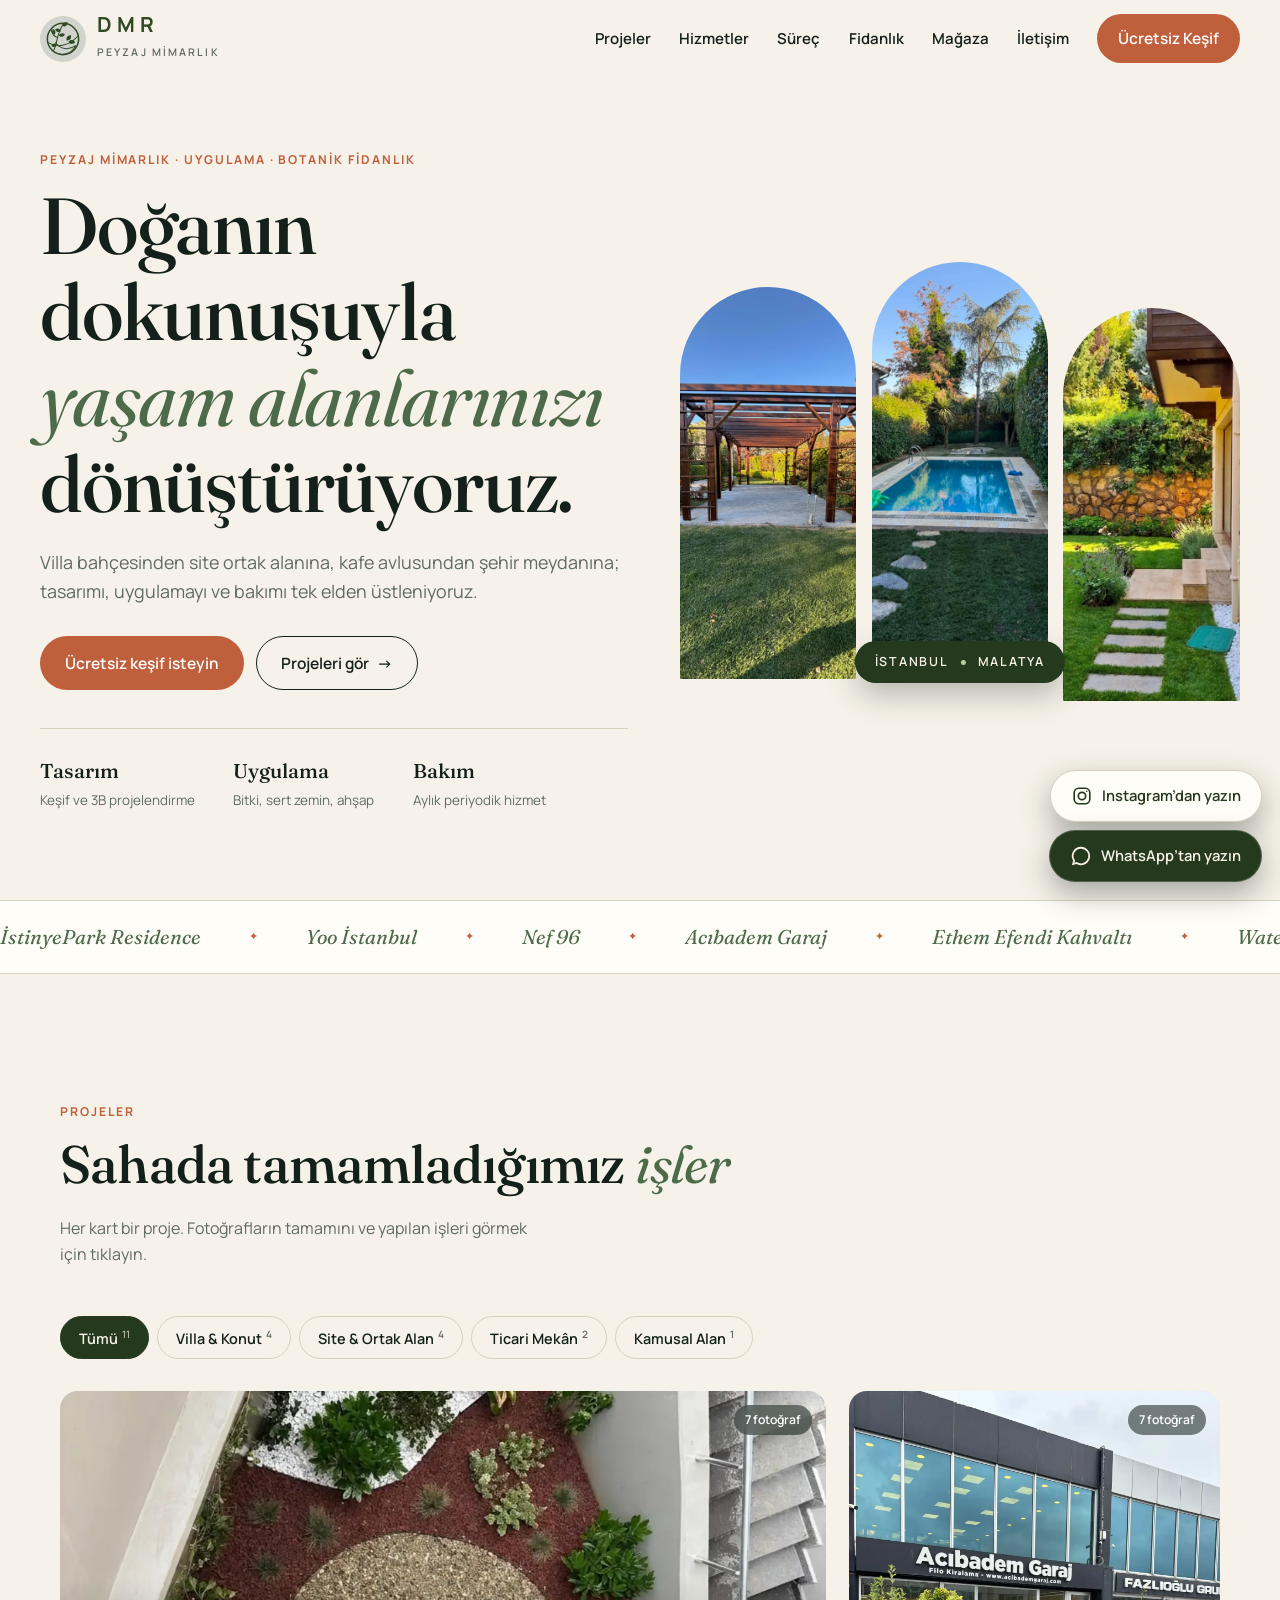
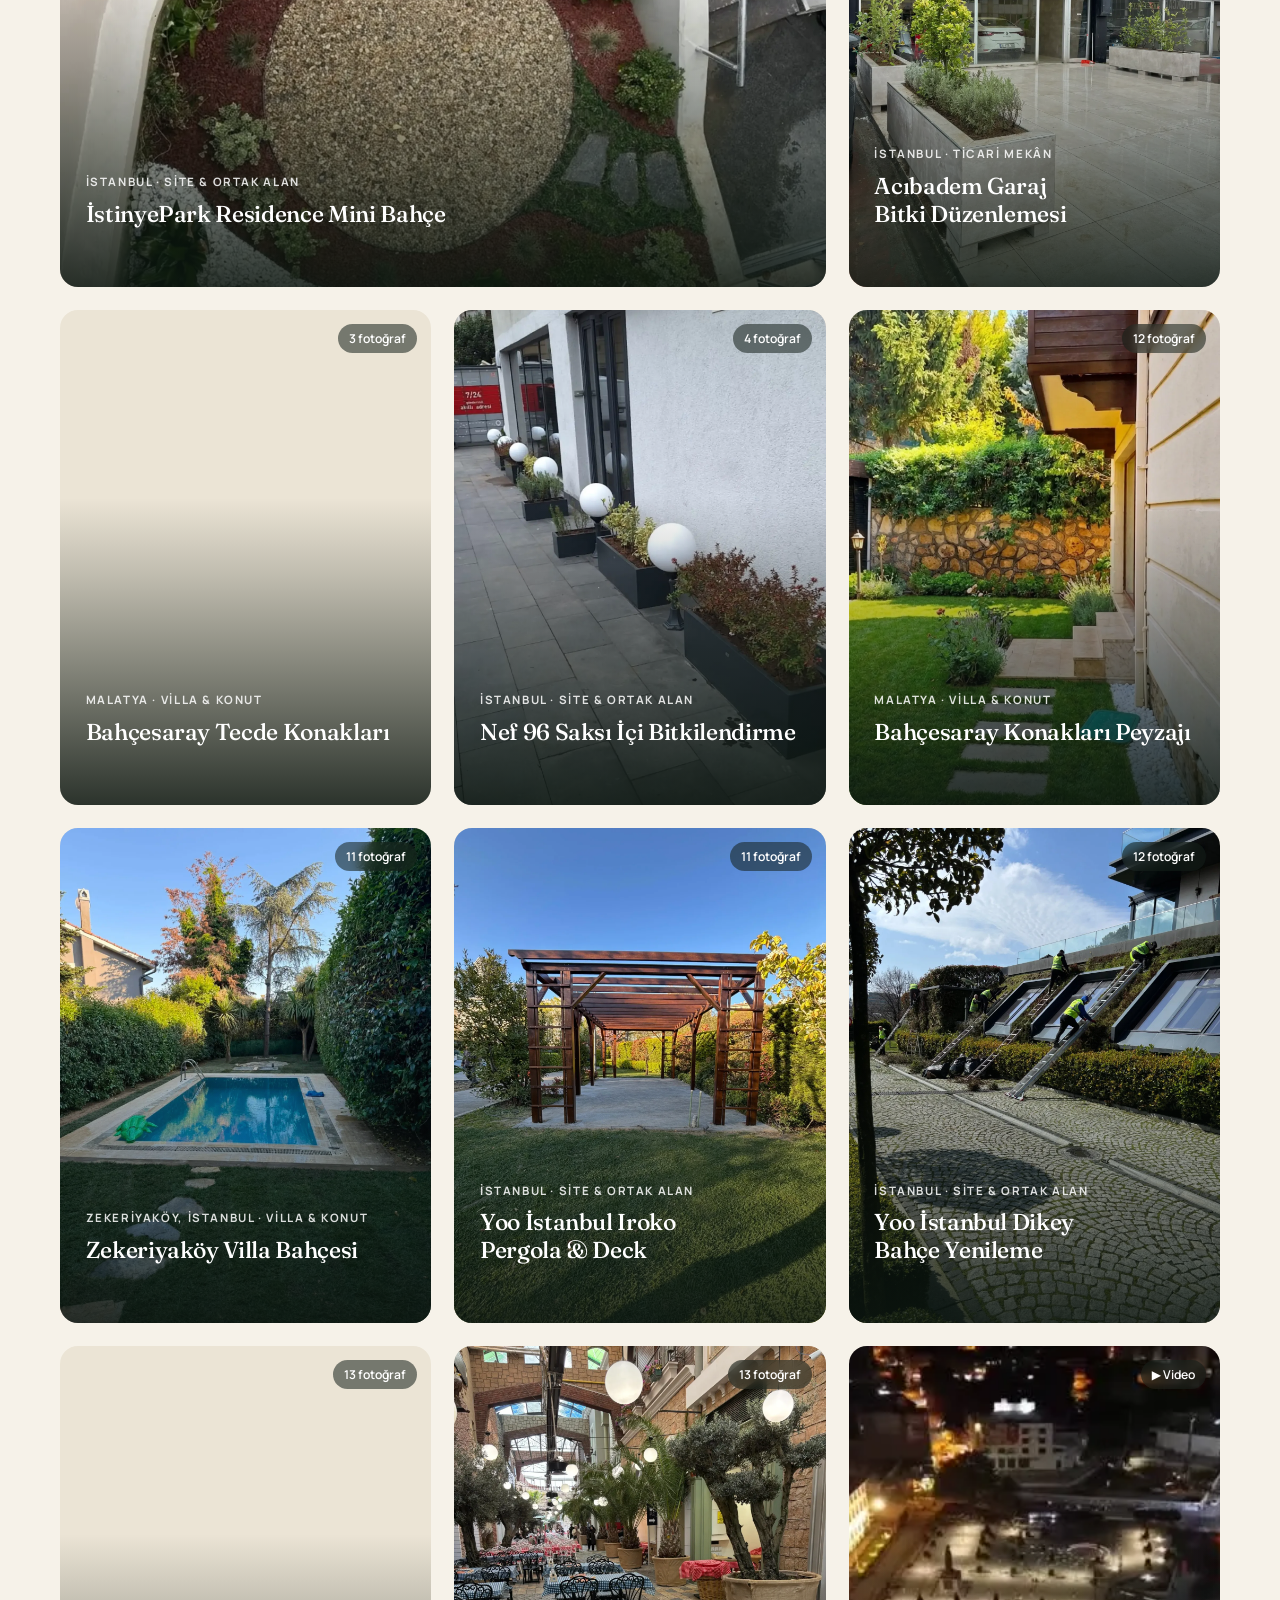
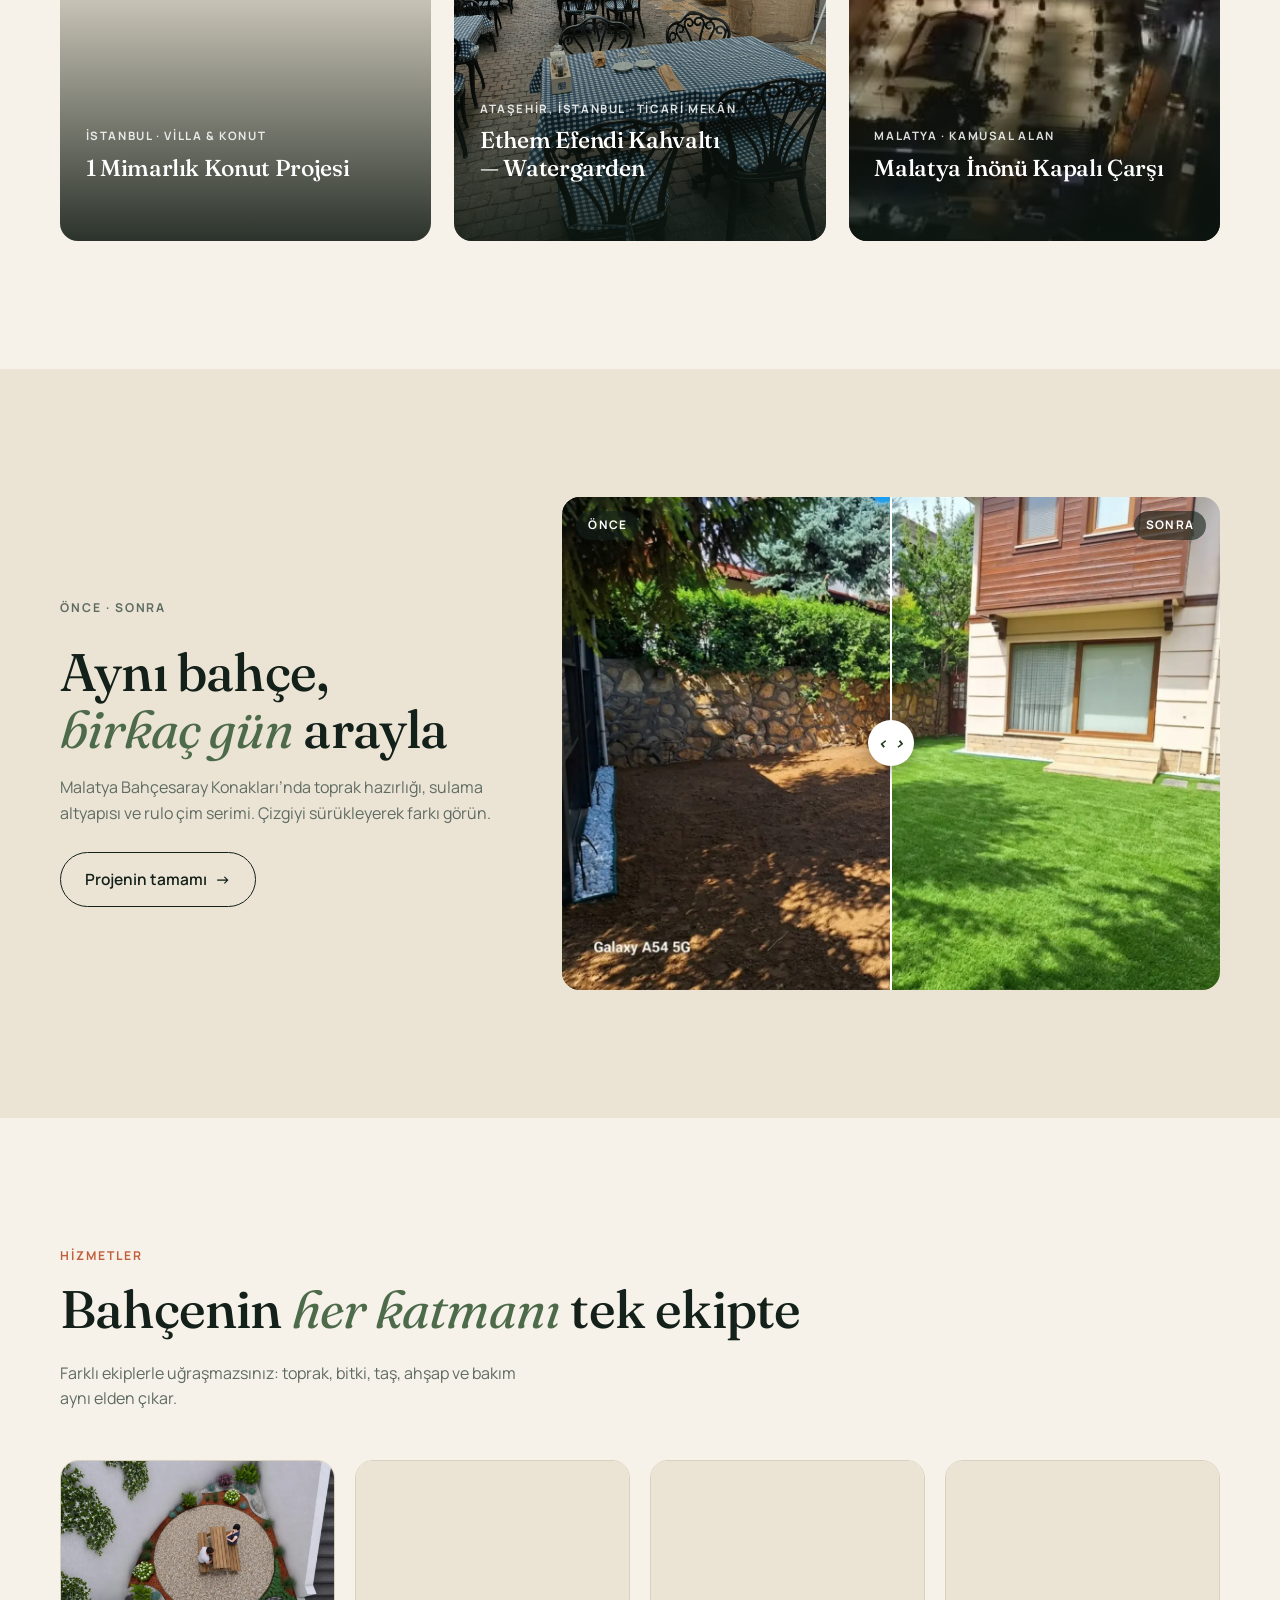
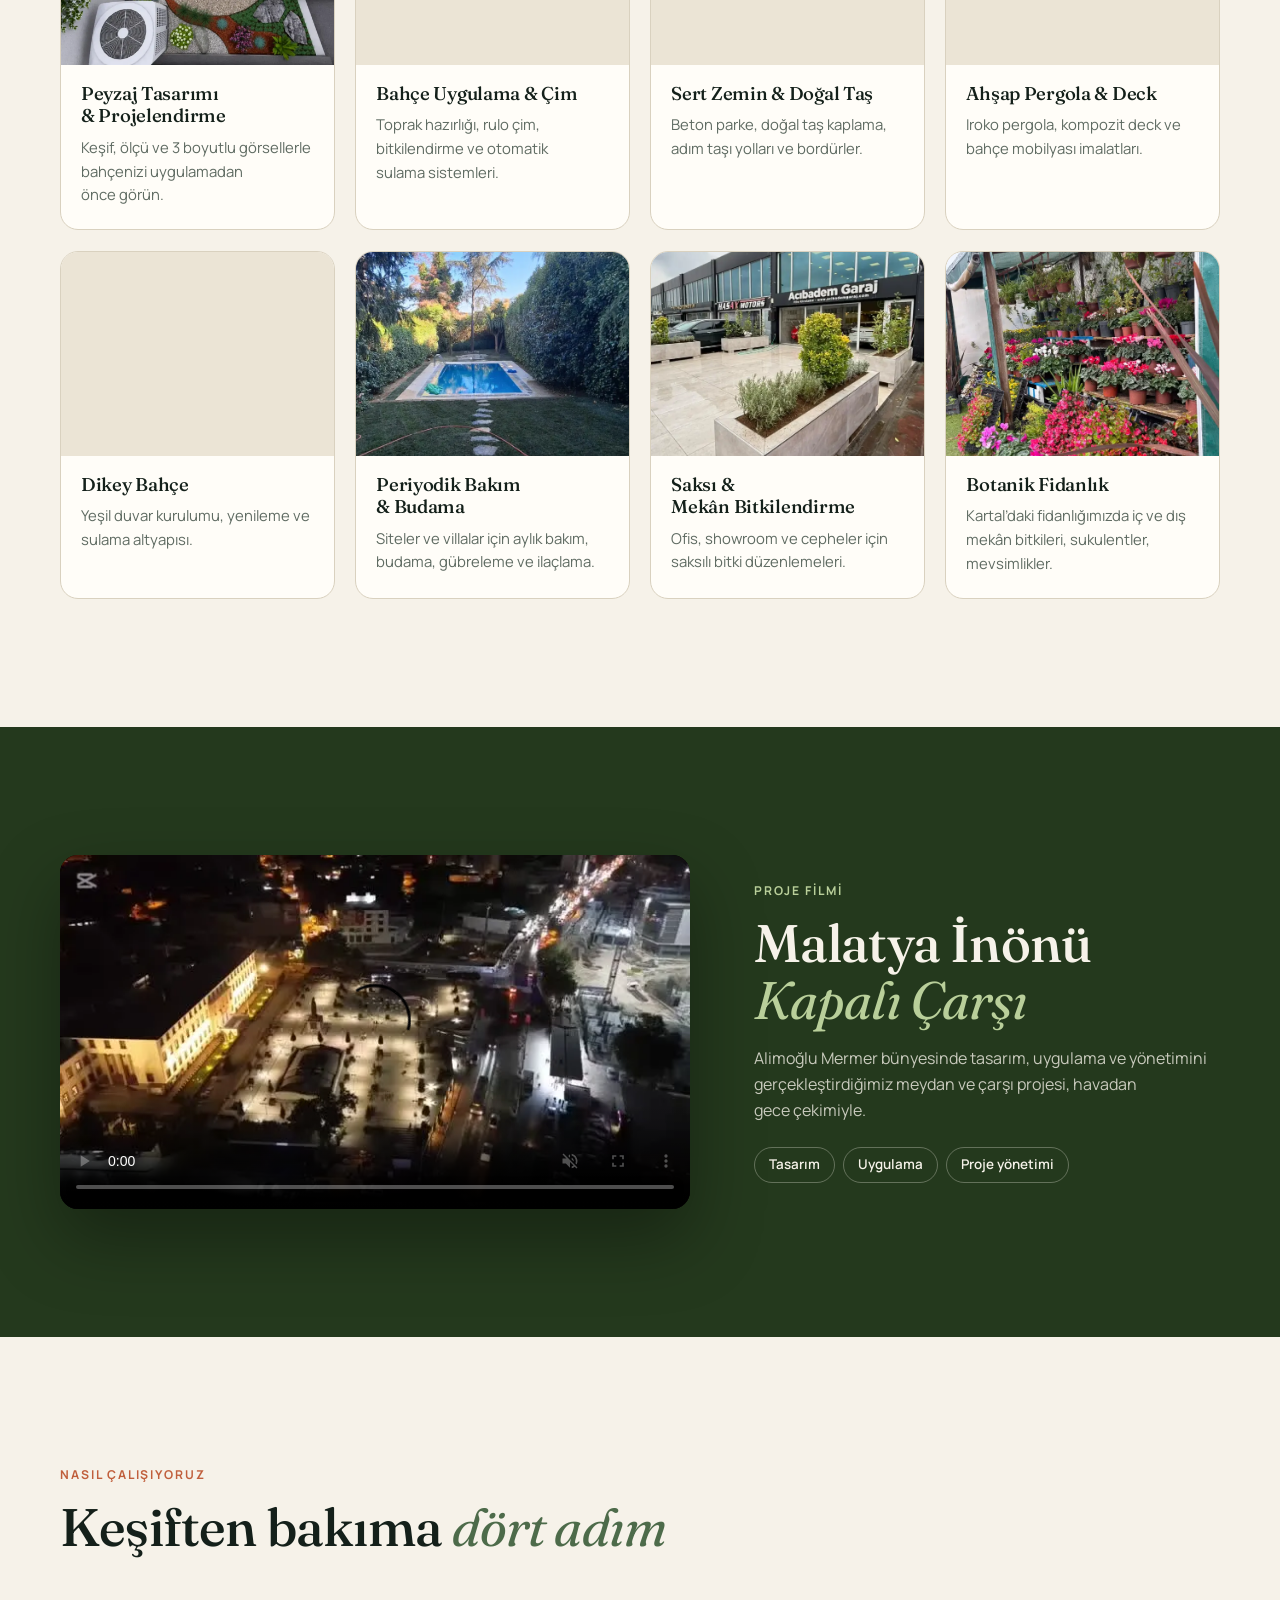
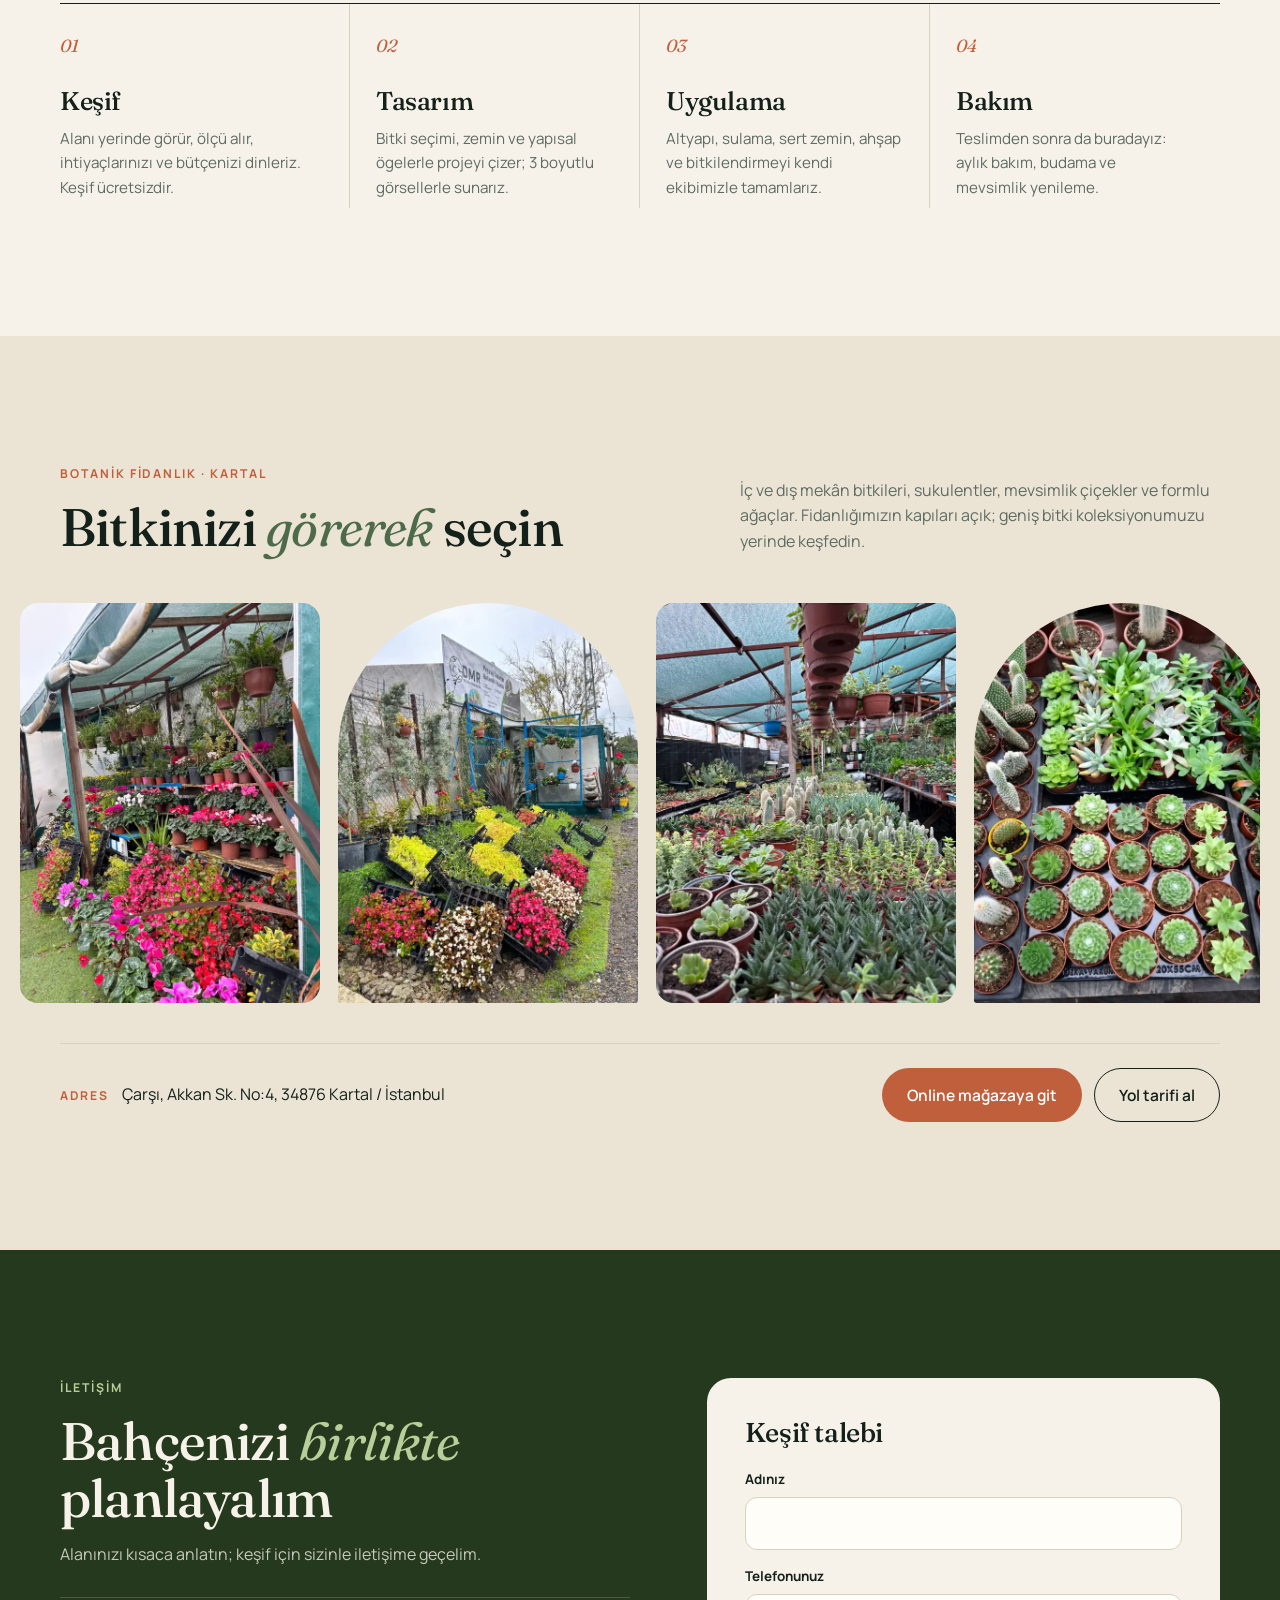
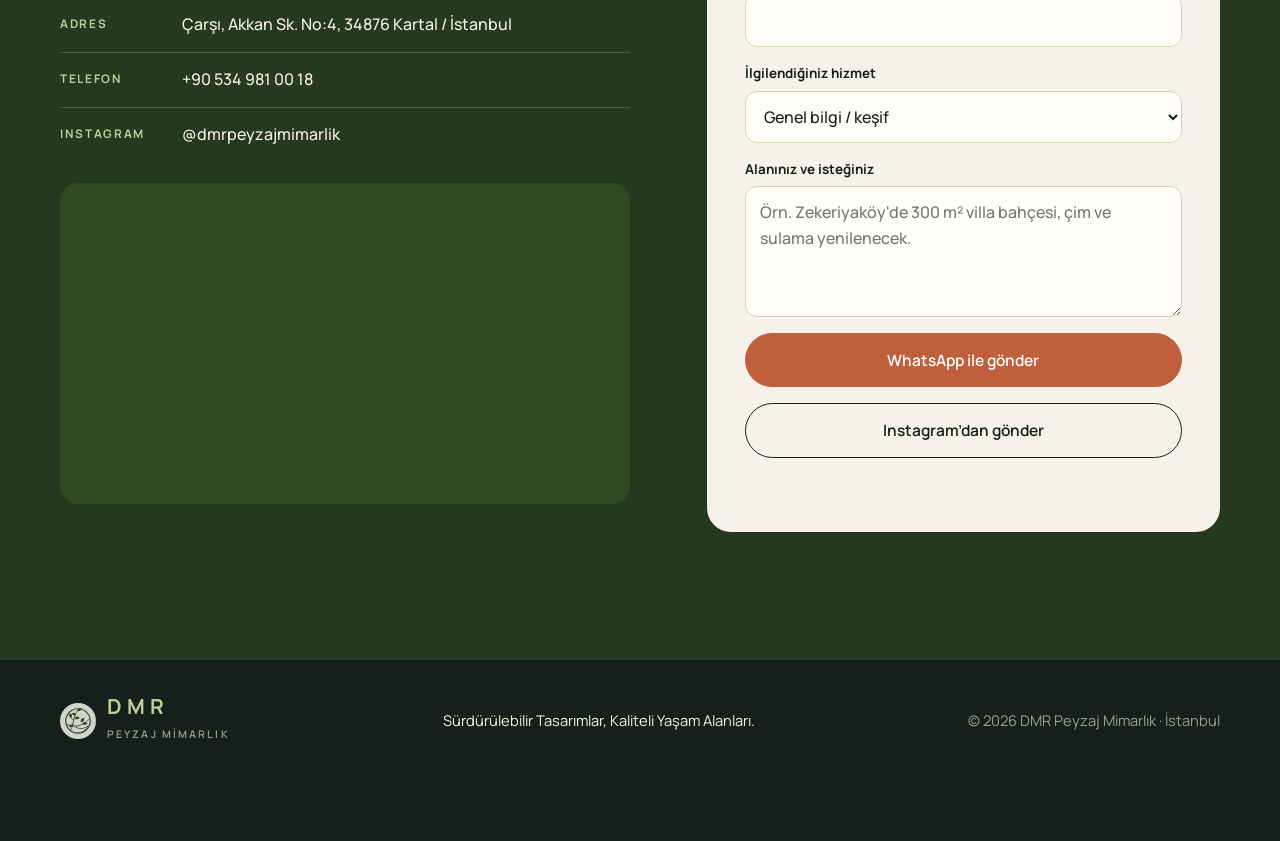
<file: index.html>
<!doctype html>
<html lang="tr">
<head>
  <meta charset="utf-8">
  <meta name="viewport" content="width=device-width, initial-scale=1">
  <title>DMR Peyzaj Mimarlık — Peyzaj Tasarım, Uygulama ve Botanik Fidanlık | İstanbul</title>
  <meta name="description" content="DMR Peyzaj Mimarlık: bahçe tasarımı, peyzaj uygulama, sert zemin, pergola, dikey bahçe, periyodik bakım ve Kartal'da botanik fidanlık. İstanbul ve Malatya'da tamamlanan projelerimizi inceleyin.">
  <meta property="og:title" content="DMR Peyzaj Mimarlık">
  <meta property="og:description" content="Sürdürülebilir tasarımlar, kaliteli yaşam alanları.">
  <meta property="og:image" content="assets/img/zekeriyakoy-01.webp">
  <meta property="og:type" content="website">
  <meta name="theme-color" content="#2f4a23">
  <link rel="icon" href="assets/logo.svg" type="image/svg+xml">
  <link rel="preconnect" href="https://fonts.googleapis.com">
  <link rel="preconnect" href="https://fonts.gstatic.com" crossorigin>
  <link href="https://fonts.googleapis.com/css2?family=Fraunces:ital,opsz,wght@0,9..144,400;0,9..144,500;0,9..144,600;1,9..144,400;1,9..144,500&family=Manrope:wght@400;500;600;700&display=swap" rel="stylesheet">
  <link rel="preload" as="image" href="assets/img/zekeriyakoy-01.webp">
  <link rel="stylesheet" href="css/style.css">
  <script type="application/ld+json">
  {
    "@context": "https://schema.org",
    "@type": "LandscapingBusiness",
    "name": "DMR Peyzaj Mimarlık",
    "slogan": "Sürdürülebilir Tasarımlar, Kaliteli Yaşam Alanları.",
    "address": { "@type": "PostalAddress", "streetAddress": "Çarşı, Akkan Sk. No:4", "postalCode": "34876", "addressLocality": "Kartal", "addressRegion": "İstanbul", "addressCountry": "TR" },
    "areaServed": ["İstanbul", "Malatya"],
    "sameAs": ["https://www.instagram.com/dmrpeyzajmimarlik/"]
  }
  </script>
</head>
<body>
  <a class="skip" href="#projeler">İçeriğe geç</a>

  <header class="header" id="header">
    <a class="brand" href="#top" aria-label="DMR Peyzaj Mimarlık ana sayfa">
      <img src="assets/logo.svg" alt="" width="46" height="46">
      <span><b>DMR</b><small>Peyzaj Mimarlık</small></span>
    </a>
    <nav class="nav" id="nav" aria-label="Ana menü">
      <a href="#projeler">Projeler</a>
      <a href="#hizmetler">Hizmetler</a>
      <a href="#surec">Süreç</a>
      <a href="#fidanlik">Fidanlık</a>
      <a href="magaza.html" data-shop-link hidden>Mağaza</a>
      <a href="#iletisim">İletişim</a>
      <a class="btn btn-primary nav-cta" href="#iletisim">Ücretsiz Keşif</a>
    </nav>
    <button class="menu-btn" id="menuBtn" aria-label="Menüyü aç" aria-expanded="false" aria-controls="nav"><span></span><span></span></button>
  </header>

  <main id="top">
    <!-- HERO -->
    <section class="hero">
      <div class="hero-copy">
        <p class="eyebrow">Peyzaj Mimarlık · Uygulama · Botanik Fidanlık</p>
        <h1>Doğanın dokunuşuyla <em>yaşam alanlarınızı</em> dönüştürüyoruz.</h1>
        <p class="lead">Villa bahçesinden site ortak alanına, kafe avlusundan şehir meydanına; tasarımı, uygulamayı ve bakımı tek elden üstleniyoruz.</p>
        <div class="hero-actions">
          <a class="btn btn-primary" href="#iletisim">Ücretsiz keşif isteyin</a>
          <a class="btn btn-ghost" href="#projeler">Projeleri gör <span aria-hidden="true">→</span></a>
        </div>
        <ul class="hero-facts">
          <li><b>Tasarım</b><span>Keşif ve 3B projelendirme</span></li>
          <li><b>Uygulama</b><span>Bitki, sert zemin, ahşap</span></li>
          <li><b>Bakım</b><span>Aylık periyodik hizmet</span></li>
        </ul>
      </div>
      <div class="hero-art" aria-hidden="true">
        <figure class="arch a1"><img src="assets/img/yoo-pergola-06.webp" alt="" fetchpriority="high"></figure>
        <figure class="arch a2"><img src="assets/img/zekeriyakoy-01.webp" alt="" fetchpriority="high"></figure>
        <figure class="arch a3"><img src="assets/img/bahcesaray-09.webp" alt=""></figure>
        <div class="hero-badge"><span>İstanbul</span><i></i><span>Malatya</span></div>
      </div>
    </section>

    <!-- REFERANS ŞERİDİ -->
    <section class="refs" aria-label="Birlikte çalıştığımız yerler">
      <div class="refs-track" id="refsTrack"></div>
    </section>

    <!-- PROJELER -->
    <section class="section" id="projeler">
      <div class="wrap">
        <div class="section-head">
          <div>
            <p class="eyebrow">Projeler</p>
            <h2>Sahada tamamladığımız <em>işler</em></h2>
          </div>
          <p class="section-note">Her kart bir proje. Fotoğrafların tamamını ve yapılan işleri görmek için tıklayın.</p>
        </div>
        <div class="filters" id="filters" role="tablist" aria-label="Proje türü"></div>
        <div class="grid" id="projectGrid"></div>
      </div>
    </section>

    <!-- ÖNCE / SONRA -->
    <section class="section section-sand" id="once-sonra">
      <div class="wrap ba-wrap">
        <div class="ba-copy">
          <p class="eyebrow">Önce · Sonra</p>
          <h2>Aynı bahçe, <em>birkaç gün</em> arayla</h2>
          <p>Malatya Bahçesaray Konakları’nda toprak hazırlığı, sulama altyapısı ve rulo çim serimi. Çizgiyi sürükleyerek farkı görün.</p>
          <button class="btn btn-ghost" data-open="bahcesaray">Projenin tamamı <span aria-hidden="true">→</span></button>
        </div>
        <div class="ba" id="ba">
          <img src="assets/img/bahcesaray-01.webp" alt="Sonra: çim serilmiş bahçe" loading="lazy">
          <div class="ba-before" id="baBefore"><img src="assets/img/bahcesaray-02.webp" alt="Önce: toprak hâlindeki bahçe" loading="lazy"></div>
          <span class="ba-tag ba-tag-l">Önce</span><span class="ba-tag ba-tag-r">Sonra</span>
          <div class="ba-line" id="baLine"><i></i></div>
          <input type="range" min="0" max="100" value="50" id="baRange" aria-label="Önce ve sonra karşılaştırması">
        </div>
      </div>
    </section>

    <!-- HİZMETLER -->
    <section class="section" id="hizmetler">
      <div class="wrap">
        <div class="section-head">
          <div>
            <p class="eyebrow">Hizmetler</p>
            <h2>Bahçenin <em>her katmanı</em> tek ekipte</h2>
          </div>
          <p class="section-note">Farklı ekiplerle uğraşmazsınız: toprak, bitki, taş, ahşap ve bakım aynı elden çıkar.</p>
        </div>
        <div class="services" id="serviceGrid"></div>
      </div>
    </section>

    <!-- VİDEO -->
    <section class="section section-dark" id="video">
      <div class="wrap video-wrap">
        <div class="video-frame">
          <video id="projVideo" src="assets/video/inonu-carsi.mp4" poster="assets/img/inonu-carsi-02.webp" muted loop playsinline preload="none" controls></video>
        </div>
        <div>
          <p class="eyebrow">Proje filmi</p>
          <h2>Malatya İnönü <em>Kapalı Çarşı</em></h2>
          <p>Alimoğlu Mermer bünyesinde tasarım, uygulama ve yönetimini gerçekleştirdiğimiz meydan ve çarşı projesi, havadan gece çekimiyle.</p>
          <ul class="ticks">
            <li>Tasarım</li><li>Uygulama</li><li>Proje yönetimi</li>
          </ul>
        </div>
      </div>
    </section>

    <!-- SÜREÇ -->
    <section class="section" id="surec">
      <div class="wrap">
        <div class="section-head">
          <div>
            <p class="eyebrow">Nasıl çalışıyoruz</p>
            <h2>Keşiften bakıma <em>dört adım</em></h2>
          </div>
        </div>
        <ol class="steps">
          <li><span>01</span><h3>Keşif</h3><p>Alanı yerinde görür, ölçü alır, ihtiyaçlarınızı ve bütçenizi dinleriz. Keşif ücretsizdir.</p></li>
          <li><span>02</span><h3>Tasarım</h3><p>Bitki seçimi, zemin ve yapısal ögelerle projeyi çizer; 3 boyutlu görsellerle sunarız.</p></li>
          <li><span>03</span><h3>Uygulama</h3><p>Altyapı, sulama, sert zemin, ahşap ve bitkilendirmeyi kendi ekibimizle tamamlarız.</p></li>
          <li><span>04</span><h3>Bakım</h3><p>Teslimden sonra da buradayız: aylık bakım, budama ve mevsimlik yenileme.</p></li>
        </ol>
      </div>
    </section>

    <!-- FİDANLIK -->
    <section class="section section-sand" id="fidanlik">
      <div class="wrap">
        <div class="section-head">
          <div>
            <p class="eyebrow">Botanik Fidanlık · Kartal</p>
            <h2>Bitkinizi <em>görerek</em> seçin</h2>
          </div>
          <p class="section-note">İç ve dış mekân bitkileri, sukulentler, mevsimlik çiçekler ve formlu ağaçlar. Fidanlığımızın kapıları açık; geniş bitki koleksiyonumuzu yerinde keşfedin.</p>
        </div>
        <div class="nursery" id="nurseryStrip"></div>
        <div class="nursery-foot">
          <p><b>Adres</b> <span data-address></span></p>
          <a class="btn btn-primary" data-map-link target="_blank" rel="noopener">Yol tarifi al</a>
        </div>
      </div>
    </section>

    <!-- İLETİŞİM -->
    <section class="section section-dark" id="iletisim">
      <div class="wrap contact">
        <div>
          <p class="eyebrow">İletişim</p>
          <h2>Bahçenizi <em>birlikte</em> planlayalım</h2>
          <p>Alanınızı kısaca anlatın; keşif için sizinle iletişime geçelim.</p>
          <ul class="contact-list">
            <li><span>Adres</span><a data-map-link target="_blank" rel="noopener" data-address></a></li>
            <li data-phone-row hidden><span>Telefon</span><a data-phone></a></li>
            <li data-mail-row hidden><span>E-posta</span><a data-mail></a></li>
            <li><span>Instagram</span><a href="https://www.instagram.com/dmrpeyzajmimarlik/" target="_blank" rel="noopener">@dmrpeyzajmimarlik</a></li>
          </ul>
          <div class="map"><iframe title="Harita: DMR Peyzaj Mimarlık" loading="lazy" referrerpolicy="no-referrer-when-downgrade" data-map-frame></iframe></div>
        </div>
        <form class="form" id="contactForm" novalidate>
          <h3>Keşif talebi</h3>
          <label>Adınız<input name="ad" autocomplete="name" required></label>
          <label>Telefonunuz<input name="tel" type="tel" autocomplete="tel" inputmode="tel" required></label>
          <label>İlgilendiğiniz hizmet
            <select name="hizmet" id="serviceSelect"></select>
          </label>
          <label>Alanınız ve isteğiniz<textarea name="mesaj" rows="4" placeholder="Örn. Zekeriyaköy'de 300 m² villa bahçesi, çim ve sulama yenilenecek."></textarea></label>
          <button class="btn btn-primary btn-block" type="submit" id="formSubmit">Talebi gönder</button>
          <p class="form-note" id="formNote" role="status"></p>
        </form>
      </div>
    </section>
  </main>

  <footer class="footer">
    <div class="wrap footer-in">
      <a class="brand" href="#top"><img src="assets/logo.svg" alt="" width="36" height="36"><span><b>DMR</b><small>Peyzaj Mimarlık</small></span></a>
      <p>Sürdürülebilir Tasarımlar, Kaliteli Yaşam Alanları.</p>
      <p class="muted">© <span id="year"></span> DMR Peyzaj Mimarlık · İstanbul</p>
    </div>
  </footer>

  <a class="fab" data-fab target="_blank" rel="noopener" aria-label="Bize yazın">
    <svg viewBox="0 0 24 24" width="22" height="22" aria-hidden="true"><path fill="currentColor" d="M12 2a10 10 0 0 0-8.6 15.1L2 22l5-1.3A10 10 0 1 0 12 2Zm0 2a8 8 0 1 1-4.2 14.8l-.4-.2-2.6.7.7-2.5-.3-.4A8 8 0 0 1 12 4Z"/></svg>
    <span data-fab-label>Bize yazın</span>
  </a>

  <!-- PROJE PENCERESİ -->
  <dialog class="modal" id="modal" aria-labelledby="mTitle">
    <button class="modal-close" id="mClose" aria-label="Kapat">×</button>
    <div class="modal-stage">
      <img id="mImg" alt="">
      <video id="mVideo" controls playsinline hidden></video>
      <button class="m-nav m-prev" id="mPrev" aria-label="Önceki fotoğraf">‹</button>
      <button class="m-nav m-next" id="mNext" aria-label="Sonraki fotoğraf">›</button>
      <span class="m-count" id="mCount"></span>
    </div>
    <aside class="modal-info">
      <p class="eyebrow" id="mMeta"></p>
      <h3 id="mTitle"></h3>
      <p id="mText"></p>
      <ul class="tags" id="mTags"></ul>
      <div class="m-thumbs" id="mThumbs"></div>
      <div class="m-actions">
        <a class="btn btn-primary" href="#iletisim" id="mCta">Benzer bir iş için teklif alın</a>
        <a class="link" id="mPost" target="_blank" rel="noopener">Instagram’da gör ↗</a>
      </div>
    </aside>
  </dialog>

  <script src="js/data.js"></script>
  <script src="js/main.js"></script>
</body>
</html>
</file>
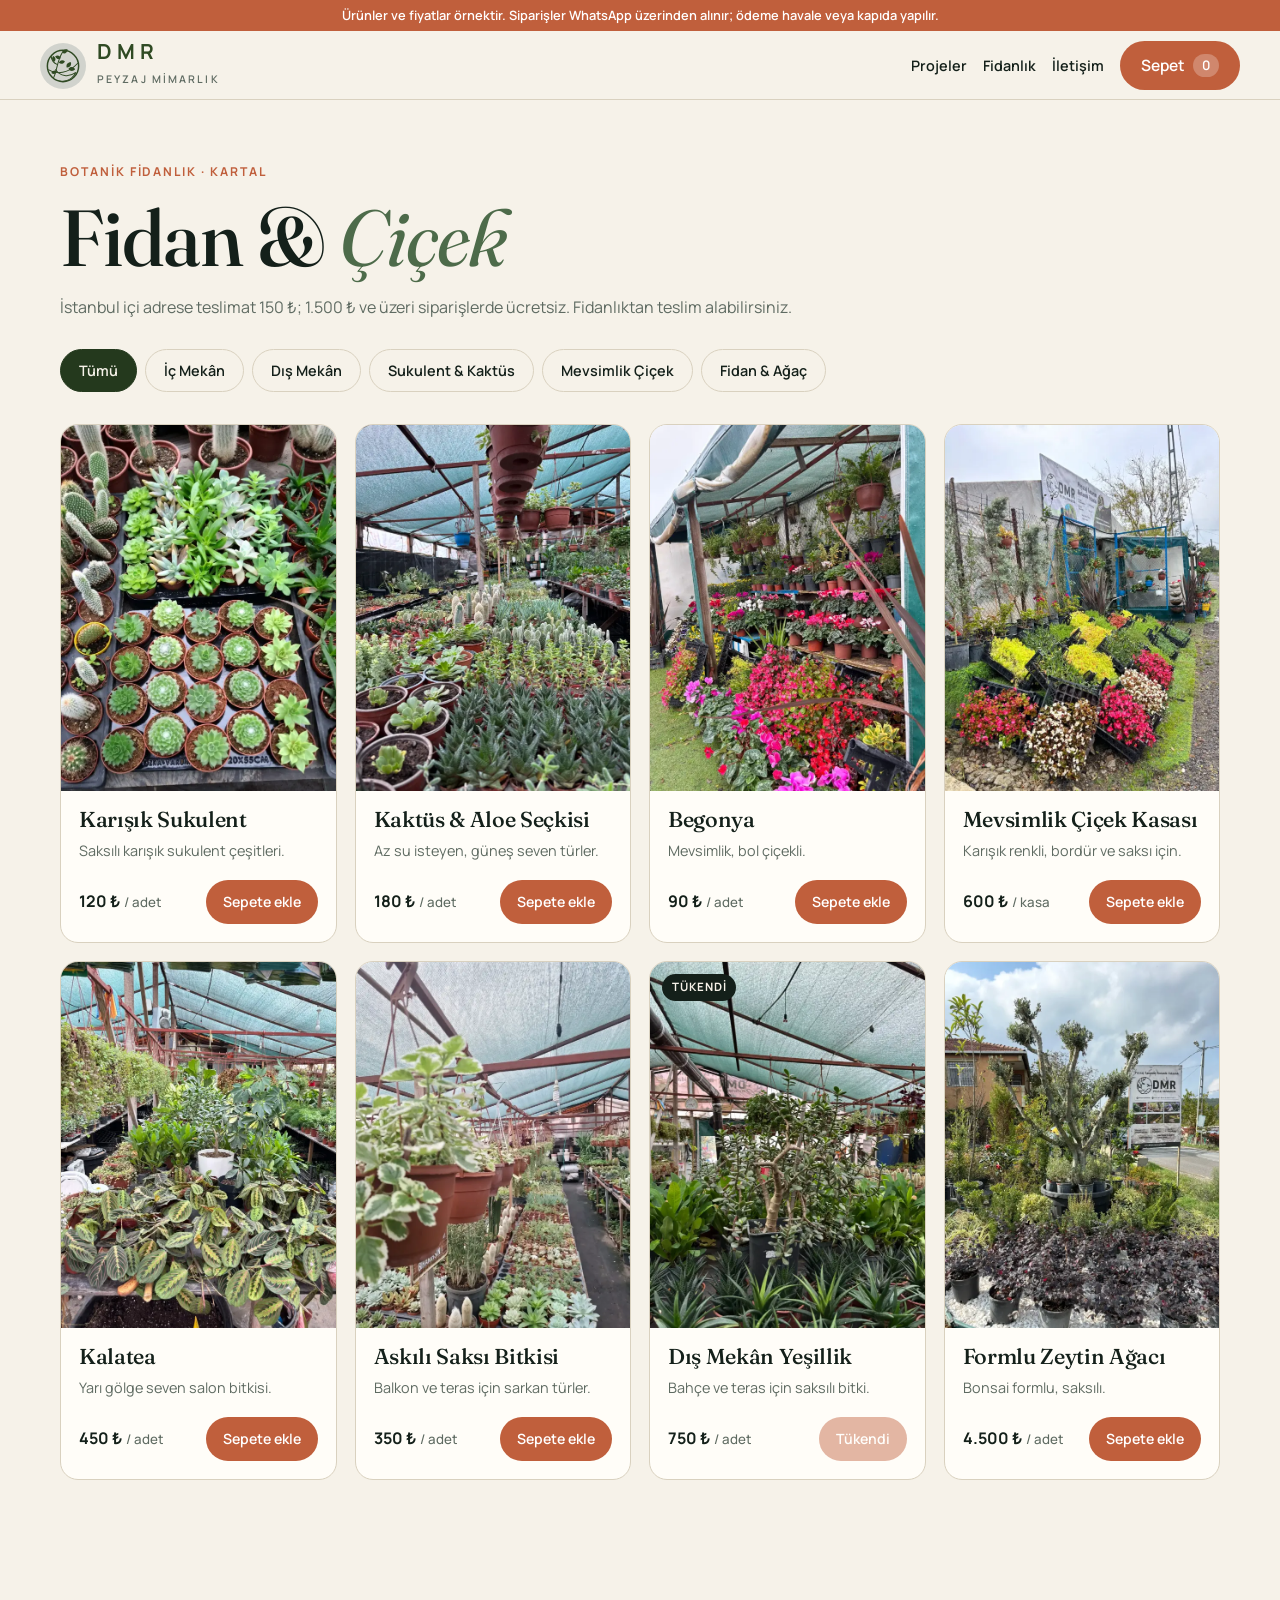
<file: magaza.html>
<!doctype html>
<html lang="tr">
<head>
  <meta charset="utf-8">
  <meta name="viewport" content="width=device-width, initial-scale=1">
  <title>Fidan & Çiçek Mağazası — DMR Peyzaj Mimarlık</title>
  <meta name="robots" content="noindex"><!-- Mağaza gerçek satışa açıldığında bu satırı silin -->
  <meta name="theme-color" content="#2f4a23">
  <link rel="icon" href="assets/logo.svg" type="image/svg+xml">
  <link rel="preconnect" href="https://fonts.googleapis.com">
  <link rel="preconnect" href="https://fonts.gstatic.com" crossorigin>
  <link href="https://fonts.googleapis.com/css2?family=Fraunces:ital,opsz,wght@0,9..144,400;0,9..144,500;0,9..144,600;1,9..144,400&family=Manrope:wght@400;500;600;700&display=swap" rel="stylesheet">
  <link rel="stylesheet" href="css/style.css">
</head>
<body class="shop-page">
  <div class="demo-bar" id="demoBar" hidden>Örnek gösterim: ürünler ve fiyatlar temsilidir, gerçek sipariş alınmaz ve ödeme çekilmez.</div>

  <header class="header scrolled shop-header">
    <a class="brand" href="index.html" aria-label="DMR Peyzaj Mimarlık ana sayfa">
      <img src="assets/logo.svg" alt="" width="46" height="46">
      <span><b>DMR</b><small>Peyzaj Mimarlık</small></span>
    </a>
    <nav class="nav shop-nav" aria-label="Menü">
      <a href="index.html#projeler">Projeler</a>
      <a href="index.html#fidanlik">Fidanlık</a>
      <a href="index.html#iletisim">İletişim</a>
      <button class="btn btn-primary nav-cta" id="cartBtn" type="button" hidden>Sepet <span class="cart-badge" id="cartCount">0</span></button>
    </nav>
  </header>

  <main class="shop-main wrap">
    <!-- Mağaza kapalıyken -->
    <section class="soon" id="shopSoon" hidden>
      <p class="eyebrow">Fidan & Çiçek</p>
      <h1>Online satış <em>çok yakında</em></h1>
      <p class="lead">Şimdilik bitkilerimizi Kartal’daki fidanlığımızda görebilir, bilgi için bize yazabilirsiniz.</p>
      <div class="hero-actions"><a class="btn btn-primary" href="index.html#fidanlik">Fidanlığı gör</a><a class="btn btn-ghost" href="index.html#iletisim">İletişim</a></div>
    </section>

    <!-- 1) Ürünler -->
    <section id="viewCatalog" hidden>
      <p class="eyebrow">Botanik Fidanlık · Kartal</p>
      <h1>Fidan & <em>Çiçek</em></h1>
      <p class="lead shop-lead" id="deliveryNote"></p>
      <div class="filters shop-filters" id="shopFilters" role="tablist" aria-label="Kategori"></div>
      <div class="products" id="productGrid"></div>
    </section>

    <!-- 2) Teslimat + ödeme -->
    <section id="viewCheckout" hidden>
      <button class="link back" id="backToShop" type="button">← Alışverişe dön</button>
      <h1>Siparişi <em>tamamla</em></h1>
      <ol class="co-steps" id="coSteps"><li>Teslimat</li><li>Ödeme</li><li>Onay</li></ol>
      <div class="co">
        <form class="co-form" id="coForm" novalidate>
          <fieldset id="stepDelivery">
            <legend>Teslimat</legend>
            <div class="opts" id="deliveryOpts"></div>
            <div class="co-grid">
              <label>Ad Soyad<input name="ad" autocomplete="name" required></label>
              <label>Telefon<input name="tel" type="tel" inputmode="tel" autocomplete="tel" required></label>
            </div>
            <div id="addressFields">
              <label>Adres<textarea name="adres" rows="2" autocomplete="street-address"></textarea></label>
              <div class="co-grid">
                <label>İlçe<input name="ilce" autocomplete="address-level2"></label>
                <label>Sipariş notu<input name="not" placeholder="İsteğe bağlı"></label>
              </div>
            </div>
            <button class="btn btn-primary btn-block" type="button" id="toPayment">Ödemeye geç</button>
          </fieldset>

          <fieldset id="stepPayment" hidden>
            <legend>Ödeme</legend>
            <div class="opts" id="payOpts"></div>
            <div class="pay-panel" id="payPanel"></div>
            <button class="btn btn-primary btn-block" type="submit" id="payBtn">Ödemeyi tamamla</button>
            <button class="link back" type="button" id="backToDelivery">← Teslimata dön</button>
          </fieldset>
          <p class="form-note" id="coNote" role="status"></p>
        </form>

        <aside class="co-summary" aria-label="Sipariş özeti">
          <h3>Sipariş özeti</h3>
          <ul class="sum-items" id="sumItems"></ul>
          <dl class="sum-totals">
            <div><dt>Ara toplam</dt><dd id="sumSub"></dd></div>
            <div><dt>Teslimat</dt><dd id="sumShip"></dd></div>
            <div class="sum-grand"><dt>Toplam</dt><dd id="sumTotal"></dd></div>
          </dl>
        </aside>
      </div>
    </section>

    <!-- 3) Onay -->
    <section class="done" id="viewDone" hidden>
      <div class="done-mark" aria-hidden="true">✓</div>
      <p class="eyebrow" id="doneTag"></p>
      <h1 id="doneTitle">Siparişiniz <em>alındı</em></h1>
      <p class="lead" id="doneText"></p>
      <dl class="done-box" id="doneBox"></dl>
      <div class="hero-actions">
        <a class="btn btn-primary" id="doneWa" target="_blank" rel="noopener" hidden>Mesajı WhatsApp’ta aç</a>
        <a class="btn btn-ghost" href="magaza.html" id="doneBack">Alışverişe dön</a>
      </div>
    </section>
  </main>

  <aside class="cart" id="cart" aria-label="Sepet" hidden>
    <div class="cart-head"><h3>Sepetiniz</h3><button class="modal-close" id="cartClose" aria-label="Sepeti kapat">×</button></div>
    <ul class="cart-items" id="cartItems"></ul>
    <div class="cart-foot">
      <p class="cart-total"><span>Ara toplam</span><b id="cartTotal"></b></p>
      <button class="btn btn-primary btn-block" id="cartCheckout" type="button">Siparişi tamamla</button>
    </div>
  </aside>

  <script src="js/data.js"></script>
  <script src="js/shop.js"></script>
</body>
</html>
</file>
<file: css/style.css>
/* DMR Peyzaj Mimarlık */
:root {
  --ink: #14201a;
  --forest: #24391d;
  --forest-2: #2f4a23;
  --moss: #4d6b4a;
  --leaf: #b9cf9a;
  --cream: #f6f2e9;
  --sand: #ebe4d5;
  --line: #d9d1bf;
  --clay: #c05f3c;
  --clay-2: #a84f30;
  --white: #fffdf8;
  --muted: #5f6b62;
  --serif: 'Fraunces', Georgia, 'Times New Roman', serif;
  --sans: 'Manrope', system-ui, -apple-system, 'Segoe UI', Roboto, sans-serif;
  --r: 18px;
  --wrap: 1240px;
  --pad: clamp(16px, 4vw, 40px);
  --ease: cubic-bezier(.2, .7, .2, 1);
}

*, *::before, *::after { box-sizing: border-box; }
html { scroll-behavior: smooth; scroll-padding-top: 84px; -webkit-text-size-adjust: 100%; }
body { margin: 0; font-family: var(--sans); color: var(--ink); background: var(--cream); line-height: 1.6; font-size: 16px; overflow-x: hidden; }
img, video { max-width: 100%; display: block; }
a { color: inherit; }
h1, h2, h3 { font-family: var(--serif); font-weight: 500; line-height: 1.08; margin: 0; letter-spacing: -.015em; text-wrap: balance; }
h1 { font-size: clamp(2.5rem, 6.2vw, 5rem); }
h2 { font-size: clamp(2rem, 4.2vw, 3.3rem); }
h3 { font-size: 1.35rem; line-height: 1.2; }
h1 em, h2 em { font-style: italic; color: var(--moss); font-weight: 400; }
p { margin: 0; text-wrap: pretty; }
button { font: inherit; cursor: pointer; }
:focus-visible { outline: 2px solid var(--clay); outline-offset: 3px; border-radius: 4px; }
.skip { position: absolute; left: -999px; top: 8px; background: var(--white); padding: 8px 14px; border-radius: 8px; z-index: 100; }
.skip:focus { left: 8px; }
.wrap { max-width: var(--wrap); margin: 0 auto; padding: 0 var(--pad); }
.eyebrow { font-size: .76rem; letter-spacing: .16em; text-transform: uppercase; font-weight: 700; color: var(--clay); margin-bottom: 14px; }
.muted { color: var(--muted); }

/* Buttons */
.btn { display: inline-flex; align-items: center; justify-content: center; gap: 8px; padding: 14px 24px; border-radius: 999px; font-weight: 600; font-size: .97rem; text-decoration: none; border: 1.5px solid transparent; transition: transform .25s var(--ease), background .25s, color .25s, border-color .25s; white-space: nowrap; }
.btn:hover { transform: translateY(-2px); }
.btn-primary { background: var(--clay); color: #fff; }
.btn-primary:hover { background: var(--clay-2); }
.btn-ghost { border-color: currentColor; background: transparent; color: inherit; }
.btn-ghost:hover { background: var(--ink); color: var(--cream); border-color: var(--ink); }
.btn-block { width: 100%; }
.link { font-weight: 600; text-underline-offset: 4px; }

/* Header */
.header { position: fixed; inset: 0 0 auto 0; z-index: 50; display: flex; align-items: center; justify-content: space-between; gap: 20px; padding: 14px var(--pad); transition: background .3s, box-shadow .3s, padding .3s; }
/* Bulanıklık ::before üzerinde: backdrop-filter başlığın kendisinde olursa mobil menü (position: fixed) başlığın içine sıkışır. */
.header::before { content: ''; position: absolute; inset: 0; z-index: -1; background: rgba(246, 242, 233, .94); -webkit-backdrop-filter: blur(12px); backdrop-filter: blur(12px); box-shadow: 0 1px 0 var(--line); opacity: 0; transition: opacity .3s; pointer-events: none; }
.header.scrolled::before { opacity: 1; }
.header.scrolled { padding-block: 9px; }
.brand { display: inline-flex; align-items: center; gap: 11px; text-decoration: none; }
.brand b { font-family: var(--sans); font-size: 1.3rem; font-weight: 700; letter-spacing: .24em; display: block; line-height: 1; color: var(--forest-2); margin-bottom: 3px; }
.footer .brand b { color: var(--leaf); }
.brand small { font-size: .66rem; letter-spacing: .2em; text-transform: uppercase; color: var(--muted); font-weight: 600; }
.nav { display: flex; align-items: center; gap: clamp(14px, 2.2vw, 30px); }
.nav a:not(.btn) { text-decoration: none; font-weight: 600; font-size: .94rem; position: relative; padding: 6px 0; }
.nav a:not(.btn)::after { content: ''; position: absolute; left: 0; right: 0; bottom: 0; height: 1.5px; background: var(--clay); transform: scaleX(0); transform-origin: left; transition: transform .3s var(--ease); }
.nav a:not(.btn):hover::after { transform: scaleX(1); }
.nav-cta { padding: 11px 20px; }
.menu-btn { display: none; width: 46px; height: 46px; border-radius: 50%; border: 1.5px solid var(--ink); background: transparent; position: relative; z-index: 60; }
.menu-btn span { position: absolute; left: 13px; right: 13px; height: 1.5px; background: var(--ink); transition: transform .3s var(--ease), top .3s var(--ease); }
.menu-btn span:first-child { top: 18px; } .menu-btn span:last-child { top: 26px; }
.menu-btn[aria-expanded="true"] span:first-child { top: 22px; transform: rotate(45deg); }
.menu-btn[aria-expanded="true"] span:last-child { top: 22px; transform: rotate(-45deg); }

/* Hero */
.hero { display: grid; grid-template-columns: minmax(0, 1.05fr) minmax(0, 1fr); gap: clamp(24px, 4vw, 64px); align-items: center; max-width: 1440px; margin: 0 auto; padding: clamp(110px, 14vh, 150px) var(--pad) clamp(40px, 7vh, 80px); min-height: min(100svh, 920px); }
.hero .lead { font-size: clamp(1.02rem, 1.4vw, 1.2rem); color: var(--muted); max-width: 34em; margin-top: 22px; }
.hero-actions { display: flex; flex-wrap: wrap; gap: 12px; margin-top: 30px; }
.hero-facts { list-style: none; display: grid; grid-template-columns: repeat(3, auto); gap: 8px clamp(18px, 3vw, 44px); justify-content: start; padding: 26px 0 0; margin: 38px 0 0; border-top: 1px solid var(--line); }
.hero-facts b { display: block; font-family: var(--serif); font-size: 1.25rem; font-weight: 500; }
.hero-facts span { font-size: .84rem; color: var(--muted); }
.hero-art { position: relative; display: grid; grid-template-columns: repeat(3, 1fr); gap: clamp(8px, 1.2vw, 16px); align-items: start; }
.arch { margin: 0; overflow: hidden; border-radius: 999px 999px var(--r) var(--r); aspect-ratio: 9 / 20; background: var(--sand); }
.arch img { width: 100%; height: 100%; object-fit: cover; animation: drift 18s ease-in-out infinite alternate; }
.a1 { margin-top: 14%; } .a2 { margin-top: 0; } .a3 { margin-top: 26%; }
.a2 img { animation-delay: -6s; } .a3 img { animation-delay: -12s; }
@keyframes drift { from { transform: scale(1.02); } to { transform: scale(1.14) translateY(-2%); } }
.hero-badge { position: absolute; left: 50%; bottom: 4%; transform: translateX(-50%); background: var(--forest); color: var(--cream); padding: 11px 20px; border-radius: 999px; display: flex; align-items: center; gap: 12px; font-size: .78rem; letter-spacing: .14em; text-transform: uppercase; font-weight: 600; box-shadow: 0 12px 30px rgba(20, 32, 26, .28); white-space: nowrap; }
.hero-badge i { width: 5px; height: 5px; border-radius: 50%; background: var(--leaf); }

/* Refs marquee */
.refs { border-block: 1px solid var(--line); overflow: hidden; padding: 20px 0; background: var(--white); }
.refs-track { display: flex; gap: 48px; width: max-content; animation: marquee 45s linear infinite; }
.refs-track span { font-family: var(--serif); font-size: 1.25rem; font-style: italic; color: var(--moss); display: inline-flex; align-items: center; gap: 48px; white-space: nowrap; }
.refs-track span::after { content: '✦'; font-style: normal; font-size: .7rem; color: var(--clay); }
.refs:hover .refs-track { animation-play-state: paused; }
@keyframes marquee { to { transform: translateX(-50%); } }

/* Sections */
.section { padding: clamp(64px, 10vw, 128px) 0; }
.section-sand { background: var(--sand); }
.section-dark { background: var(--forest); color: var(--cream); }
.section-dark h2 em { color: var(--leaf); }
.section-dark .eyebrow { color: var(--leaf); }
.section-dark p { color: rgba(246, 242, 233, .78); }
.section-head { display: flex; justify-content: space-between; align-items: end; gap: 24px 60px; flex-wrap: wrap; margin-bottom: clamp(28px, 4vw, 48px); }
.section-note { max-width: 30em; color: var(--muted); }

/* Filters */
.filters { display: flex; gap: 8px; overflow-x: auto; padding-bottom: 6px; margin-bottom: 26px; scrollbar-width: none; }
.filters::-webkit-scrollbar { display: none; }
.chip { border: 1.5px solid var(--line); background: transparent; border-radius: 999px; padding: 9px 18px; font-weight: 600; font-size: .9rem; color: var(--ink); white-space: nowrap; transition: background .2s, color .2s, border-color .2s; }
.chip:hover { border-color: var(--ink); }
.chip[aria-selected="true"] { background: var(--forest); color: var(--cream); border-color: var(--forest); }
.chip sup { font-size: .7em; opacity: .65; margin-left: 4px; }

/* Project grid */
.grid { display: grid; grid-template-columns: repeat(3, 1fr); gap: clamp(12px, 1.8vw, 24px); }
.card { position: relative; border: 0; padding: 0; text-align: left; background: var(--sand); border-radius: var(--r); overflow: hidden; aspect-ratio: 3 / 4; color: #fff; display: block; width: 100%; }
.card.wide { grid-column: span 2; aspect-ratio: auto; }
.card img { position: absolute; inset: 0; width: 100%; height: 100%; object-fit: cover; transition: transform .9s var(--ease); }
.card::after { content: ''; position: absolute; inset: 0; background: linear-gradient(to top, rgba(12, 22, 16, .86) 0%, rgba(12, 22, 16, .2) 46%, rgba(12, 22, 16, 0) 62%); }
.card:hover img, .card:focus-visible img { transform: scale(1.06); }
.card-body { position: absolute; inset: auto 0 0 0; z-index: 1; padding: clamp(16px, 2vw, 26px); }
.card-meta { font-size: .72rem; letter-spacing: .14em; text-transform: uppercase; font-weight: 700; opacity: .85; }
.card h3 { font-size: clamp(1.15rem, 1.8vw, 1.6rem); margin-top: 6px; }
.card-more { display: inline-flex; gap: 6px; font-size: .86rem; font-weight: 600; margin-top: 10px; opacity: 0; transform: translateY(6px); transition: opacity .3s, transform .3s var(--ease); }
.card:hover .card-more, .card:focus-visible .card-more { opacity: 1; transform: none; }
.card-count { position: absolute; top: 14px; right: 14px; z-index: 1; background: rgba(20, 32, 26, .55); backdrop-filter: blur(6px); padding: 5px 11px; border-radius: 999px; font-size: .76rem; font-weight: 600; }
.card[hidden] { display: none; }

/* Before / after */
.ba-wrap { display: grid; grid-template-columns: minmax(0, .8fr) minmax(0, 1.2fr); gap: clamp(24px, 5vw, 72px); align-items: center; }
.ba-copy p { color: var(--muted); margin: 18px 0 26px; max-width: 30em; }
.ba { position: relative; border-radius: var(--r); overflow: hidden; aspect-ratio: 4 / 3; background: var(--line); --pos: 50%; user-select: none; }
.ba > img, .ba-before img { position: absolute; inset: 0; width: 100%; height: 100%; object-fit: cover; }
.ba-before { position: absolute; inset: 0; clip-path: inset(0 calc(100% - var(--pos)) 0 0); }
.ba-line { position: absolute; top: 0; bottom: 0; left: var(--pos); width: 2px; background: #fff; transform: translateX(-1px); pointer-events: none; }
.ba-line i { position: absolute; top: 50%; left: 50%; width: 46px; height: 46px; border-radius: 50%; background: #fff; transform: translate(-50%, -50%); box-shadow: 0 6px 20px rgba(0, 0, 0, .3); }
.ba-line i::before { content: '‹ ›'; position: absolute; inset: 0; display: grid; place-items: center; color: var(--forest); font-weight: 700; letter-spacing: 2px; }
.ba input { position: absolute; inset: 0; width: 100%; height: 100%; opacity: 0; cursor: ew-resize; margin: 0; }
.ba-tag { position: absolute; top: 14px; background: rgba(20, 32, 26, .6); color: #fff; padding: 5px 12px; border-radius: 999px; font-size: .74rem; font-weight: 700; letter-spacing: .1em; text-transform: uppercase; pointer-events: none; }
.ba-tag-l { left: 14px; } .ba-tag-r { right: 14px; }

/* Services */
.services { display: grid; grid-template-columns: repeat(4, 1fr); gap: clamp(12px, 1.6vw, 22px); }
.service { background: var(--white); border: 1px solid var(--line); border-radius: var(--r); overflow: hidden; display: flex; flex-direction: column; transition: transform .35s var(--ease), box-shadow .35s; }
.service:hover { transform: translateY(-5px); box-shadow: 0 18px 40px rgba(20, 32, 26, .1); }
.service-img { aspect-ratio: 4 / 3; overflow: hidden; background: var(--sand); }
.service-img img { width: 100%; height: 100%; object-fit: cover; }
.service-body { padding: 18px 20px 22px; }
.service h3 { font-size: 1.16rem; }
.service p { color: var(--muted); font-size: .93rem; margin-top: 8px; }

/* Video */
.video-wrap { display: grid; grid-template-columns: minmax(0, 1.35fr) minmax(0, 1fr); gap: clamp(24px, 5vw, 72px); align-items: center; }
.video-frame { border-radius: var(--r); overflow: hidden; background: #000; aspect-ratio: 16 / 9; box-shadow: 0 30px 70px rgba(0, 0, 0, .35); }
.video-frame video { width: 100%; height: 100%; object-fit: cover; }
.video-wrap p:not(.eyebrow) { margin-top: 18px; }
.ticks { list-style: none; padding: 0; margin: 24px 0 0; display: flex; flex-wrap: wrap; gap: 8px; }
.ticks li, .tags li { border: 1px solid rgba(246, 242, 233, .3); border-radius: 999px; padding: 6px 14px; font-size: .84rem; font-weight: 600; }

/* Steps */
.steps { list-style: none; padding: 0; margin: 0; display: grid; grid-template-columns: repeat(4, 1fr); border-top: 1px solid var(--ink); }
.steps li { padding: 28px 26px 8px 0; border-right: 1px solid var(--line); padding-left: 26px; }
.steps li:first-child { padding-left: 0; } .steps li:last-child { border-right: 0; }
.steps span { font-family: var(--serif); font-style: italic; color: var(--clay); font-size: 1.1rem; }
.steps h3 { font-size: 1.6rem; margin: 26px 0 10px; }
.steps p { color: var(--muted); font-size: .95rem; }

/* Nursery */
.nursery { display: flex; gap: clamp(10px, 1.4vw, 18px); overflow-x: auto; scroll-snap-type: x mandatory; padding-bottom: 14px; margin-inline: calc(var(--pad) * -1); padding-inline: var(--pad); scrollbar-width: thin; scrollbar-color: var(--moss) transparent; }
.nursery button { flex: 0 0 clamp(200px, 24vw, 300px); aspect-ratio: 3 / 4; border: 0; padding: 0; border-radius: var(--r); overflow: hidden; scroll-snap-align: start; background: var(--line); }
.nursery button:nth-child(even) { border-radius: 999px 999px var(--r) var(--r); }
.nursery img { width: 100%; height: 100%; object-fit: cover; transition: transform .8s var(--ease); }
.nursery button:hover img { transform: scale(1.06); }
.nursery-foot { display: flex; justify-content: space-between; align-items: center; gap: 18px; flex-wrap: wrap; margin-top: 26px; padding-top: 24px; border-top: 1px solid var(--line); }
.nursery-foot b { font-size: .76rem; letter-spacing: .14em; text-transform: uppercase; color: var(--clay); margin-right: 10px; }

/* Contact */
.contact { display: grid; grid-template-columns: minmax(0, 1fr) minmax(0, .9fr); gap: clamp(28px, 6vw, 88px); align-items: start; }
.contact > div > p:not(.eyebrow) { margin-top: 16px; }
.contact-list { list-style: none; padding: 0; margin: 30px 0 0; }
.contact-list li { display: grid; grid-template-columns: 110px 1fr; gap: 12px; padding: 14px 0; border-top: 1px solid rgba(246, 242, 233, .18); }
.contact-list li[hidden] { display: none; }
.contact-list span { font-size: .74rem; letter-spacing: .14em; text-transform: uppercase; color: var(--leaf); font-weight: 700; padding-top: 3px; }
.contact-list a { text-decoration: none; font-weight: 500; overflow-wrap: anywhere; }
.contact-list a:hover { text-decoration: underline; text-underline-offset: 4px; }
.map { margin-top: 22px; border-radius: var(--r); overflow: hidden; aspect-ratio: 16 / 9; background: var(--forest-2); }
.map iframe { width: 100%; height: 100%; border: 0; filter: saturate(.85); }
.form { background: var(--cream); color: var(--ink); border-radius: calc(var(--r) + 6px); padding: clamp(22px, 3vw, 38px); display: grid; gap: 16px; }
.form h3 { font-size: 1.7rem; margin-bottom: 4px; }
.form label { display: grid; gap: 6px; font-size: .84rem; font-weight: 700; }
.form input, .form select, .form textarea { font: inherit; font-weight: 500; font-size: 1rem; padding: 13px 14px; border: 1.5px solid var(--line); border-radius: 12px; background: var(--white); color: var(--ink); width: 100%; transition: border-color .2s; }
.form input:focus, .form select:focus, .form textarea:focus { outline: 0; border-color: var(--forest); }
.form textarea { resize: vertical; min-height: 110px; }
.form .invalid { border-color: var(--clay); }
.form-note { font-size: .88rem; color: var(--moss) !important; min-height: 1.4em; }

/* Footer */
.footer { background: var(--ink); color: var(--cream); padding: 36px 0 96px; }
.footer-in { display: flex; align-items: center; justify-content: space-between; gap: 16px 32px; flex-wrap: wrap; }
.footer .brand small, .footer .muted { color: rgba(246, 242, 233, .6); }
.footer p { font-size: .92rem; }

/* Floating action */
.fab { position: fixed; right: 18px; bottom: 18px; z-index: 40; background: var(--forest); color: var(--cream); display: inline-flex; align-items: center; gap: 9px; padding: 13px 20px; border-radius: 999px; text-decoration: none; font-weight: 600; font-size: .92rem; box-shadow: 0 12px 30px rgba(20, 32, 26, .35); border: 1px solid rgba(246, 242, 233, .2); transition: transform .25s var(--ease); }
.fab:hover { transform: translateY(-3px); }
.fab-ig { bottom: 78px; background: var(--white); color: var(--forest); border-color: var(--line); }

/* Modal */
.modal { border: 0; padding: 0; width: min(1240px, 96vw); height: min(820px, 92svh); max-width: none; max-height: none; border-radius: 22px; overflow: hidden; background: var(--cream); color: var(--ink); }
.modal[open] { display: grid; grid-template-columns: minmax(0, 1.5fr) minmax(300px, 1fr); animation: pop .35s var(--ease); }
.modal::backdrop { background: rgba(12, 22, 16, .78); backdrop-filter: blur(4px); }
@keyframes pop { from { opacity: 0; transform: translateY(16px) scale(.985); } }
.modal-stage { position: relative; background: #0d1410; min-height: 0; display: grid; place-items: center; }
.modal-stage img, .modal-stage video { width: 100%; height: 100%; object-fit: contain; position: absolute; inset: 0; }
.modal-stage [hidden] { display: none; }
.m-nav { position: absolute; top: 50%; transform: translateY(-50%); width: 48px; height: 48px; border-radius: 50%; border: 0; background: rgba(255, 253, 248, .92); color: var(--ink); font-size: 1.7rem; line-height: 1; display: grid; place-items: center; padding-bottom: 4px; z-index: 2; }
.m-prev { left: 14px; } .m-next { right: 14px; }
.m-count { position: absolute; bottom: 14px; left: 50%; transform: translateX(-50%); background: rgba(0, 0, 0, .55); color: #fff; padding: 4px 12px; border-radius: 999px; font-size: .8rem; font-weight: 600; z-index: 2; }
.modal-close { position: absolute; top: 12px; right: 12px; z-index: 5; width: 44px; height: 44px; border-radius: 50%; border: 0; background: var(--ink); color: var(--cream); font-size: 1.6rem; line-height: 1; }
.modal-info { padding: clamp(22px, 2.6vw, 38px); padding-top: 64px; overflow-y: auto; display: flex; flex-direction: column; gap: 14px; }
.modal-info h3 { font-size: clamp(1.5rem, 2.2vw, 2.1rem); }
.modal-info p:not(.eyebrow) { color: var(--muted); }
.modal-info .eyebrow { margin: 0; }
.tags { list-style: none; padding: 0; margin: 0; display: flex; flex-wrap: wrap; gap: 6px; }
.tags li { border-color: var(--line); font-size: .78rem; padding: 4px 12px; }
.m-thumbs { display: grid; grid-template-columns: repeat(5, 1fr); gap: 6px; }
.m-thumbs button { border: 0; padding: 0; aspect-ratio: 1; border-radius: 8px; overflow: hidden; opacity: .55; transition: opacity .2s; background: var(--sand); }
.m-thumbs button[aria-current="true"], .m-thumbs button:hover { opacity: 1; }
.m-thumbs button[aria-current="true"] { outline: 2px solid var(--clay); outline-offset: 1px; }
.m-thumbs img { width: 100%; height: 100%; object-fit: cover; }
.m-actions { margin-top: auto; padding-top: 12px; display: flex; flex-wrap: wrap; align-items: center; gap: 14px 20px; }

/* Reveal */
.reveal { opacity: 0; transform: translateY(26px); transition: opacity .8s var(--ease), transform .8s var(--ease); transition-delay: var(--d, 0s); }
.reveal.in { opacity: 1; transform: none; }

/* Tablet */
@media (max-width: 1020px) {
  .services { grid-template-columns: repeat(2, 1fr); }
  .steps { grid-template-columns: repeat(2, 1fr); }
  .steps li { border-bottom: 1px solid var(--line); padding-bottom: 26px; }
  .steps li:nth-child(odd) { padding-left: 0; } .steps li:nth-child(even) { border-right: 0; }
  .grid { grid-template-columns: repeat(2, 1fr); }
  .card.wide { grid-column: span 2; aspect-ratio: 16 / 10; }
}

/* Mobile */
@media (max-width: 860px) {
  .menu-btn { display: block; }
  .nav { position: fixed; inset: 0; background: var(--cream); flex-direction: column; justify-content: center; gap: 22px; transform: translateY(-100%); visibility: hidden; transition: transform .45s var(--ease), visibility .45s; z-index: 55; }
  .nav.open { transform: none; visibility: visible; }
  .nav a:not(.btn) { font-family: var(--serif); font-size: 2rem; font-weight: 500; }
  .nav-cta { margin-top: 10px; }
  .hero { grid-template-columns: 1fr; padding-top: 104px; min-height: 0; gap: 34px; }
  .hero-art { max-width: 520px; margin: 0 auto; width: 100%; }
  .arch { aspect-ratio: 9 / 17; }
  .ba-wrap, .video-wrap, .contact { grid-template-columns: 1fr; }
  .modal { width: 100vw; height: 100svh; border-radius: 0; }
  .modal[open] { grid-template-columns: 1fr; grid-template-rows: minmax(0, 52svh) minmax(0, 1fr); }
  .modal-info { padding-top: 20px; }
  .m-thumbs { grid-template-columns: repeat(6, 1fr); }
  .fab span { display: none; } .fab { padding: 15px; }
}
@media (max-width: 560px) {
  .grid { gap: 10px; }
  .card { aspect-ratio: 3 / 4.4; border-radius: 14px; }
  .card.wide { aspect-ratio: 4 / 3.4; }
  .card h3 { font-size: 1.02rem; }
  .card-meta { font-size: .62rem; letter-spacing: .1em; }
  .card-more, .card-count { display: none; }
  .card-body { padding: 12px; }
  .services { grid-template-columns: 1fr 1fr; gap: 10px; }
  .service-body { padding: 13px 14px 16px; }
  .service h3 { font-size: 1rem; } .service p { font-size: .84rem; }
  .steps { grid-template-columns: 1fr; }
  .steps li { border-right: 0; padding-left: 0; }
  .steps h3 { margin-top: 10px; }
  .hero-facts { grid-template-columns: 1fr 1fr 1fr; gap: 12px; }
  .hero-facts b { font-size: 1.05rem; } .hero-facts span { font-size: .74rem; display: block; line-height: 1.35; }
  .hero-actions .btn { flex: 1 1 100%; }
  .contact-list li { grid-template-columns: 1fr; gap: 2px; }
  .footer-in { flex-direction: column; align-items: flex-start; }
}

@media (prefers-reduced-motion: reduce) {
  html { scroll-behavior: auto; }
  *, *::before, *::after { animation: none !important; transition: none !important; }
  .reveal { opacity: 1; transform: none; }
}

/* ---------- Mağaza (magaza.html) ---------- */
.shop-main { padding-top: 130px; padding-bottom: 120px; min-height: 80svh; }
.shop-nav { position: static !important; transform: none !important; visibility: visible !important; flex-direction: row !important; background: none !important; gap: 16px !important; }
.shop-nav a:not(.btn) { font-family: var(--sans) !important; font-size: .9rem !important; font-weight: 600 !important; }
.soon { max-width: 720px; padding-top: 6vh; }
.soon .lead { margin-top: 20px; color: var(--muted); font-size: 1.1rem; }
.shop-filters { margin-top: 28px; }
.products { display: grid; grid-template-columns: repeat(auto-fill, minmax(240px, 1fr)); gap: 18px; }
.product { background: var(--white); border: 1px solid var(--line); border-radius: var(--r); overflow: hidden; display: flex; flex-direction: column; }
.product-img { aspect-ratio: 1; background: var(--sand); }
.product-img img { width: 100%; height: 100%; object-fit: cover; }
.product-body { padding: 16px 18px 18px; display: flex; flex-direction: column; gap: 6px; flex: 1; }
.product-body p { color: var(--muted); font-size: .9rem; }
.product-foot { margin-top: auto; padding-top: 12px; display: flex; justify-content: space-between; align-items: center; gap: 10px; flex-wrap: wrap; }
.product-foot small { font-weight: 500; color: var(--muted); }
.product-foot .btn { padding: 10px 16px; font-size: .88rem; }
.btn:disabled { opacity: .45; pointer-events: none; }
.cart { position: fixed; top: 0; right: 0; bottom: 0; width: min(400px, 100vw); background: var(--cream); z-index: 70; box-shadow: -20px 0 60px rgba(20, 32, 26, .25); display: flex; flex-direction: column; }
.cart[hidden] { display: none; }
.cart-head { display: flex; justify-content: space-between; align-items: center; padding: 20px; border-bottom: 1px solid var(--line); }
.cart-head .modal-close { position: static; }
.cart-items { list-style: none; margin: 0; padding: 8px 20px; overflow-y: auto; flex: 1; }
.cart-items li { display: grid; grid-template-columns: 56px 1fr auto; gap: 12px; align-items: center; padding: 12px 0; border-bottom: 1px solid var(--line); }
.cart-items img { width: 56px; height: 56px; object-fit: cover; border-radius: 10px; }
.cart-items span { display: block; font-size: .86rem; color: var(--muted); }
.qty { display: flex; align-items: center; gap: 8px; }
.qty button { width: 30px; height: 30px; border-radius: 50%; border: 1.5px solid var(--line); background: var(--white); }
.cart-foot { padding: 20px; border-top: 1px solid var(--line); display: grid; gap: 12px; }
.cart-total { display: flex; justify-content: space-between; gap: 12px; }
@media (max-width: 560px) { .shop-nav a:not(.btn) { display: none; } }

/* ---------- Mağaza: örnek uyarısı, ödeme akışı ---------- */
.demo-bar { position: fixed; inset: 0 0 auto 0; z-index: 80; background: var(--clay); color: #fff; font-size: .8rem; font-weight: 600; text-align: center; padding: 7px 14px; line-height: 1.35; }
.has-demo-bar .shop-header { top: var(--bar-h, 32px); }
.has-demo-bar .shop-main { padding-top: calc(130px + var(--bar-h, 32px)); }
.cart-badge { background: rgba(255, 255, 255, .25); border-radius: 999px; padding: 1px 9px; font-size: .82rem; }
.shop-lead { color: var(--muted); margin-top: 14px; max-width: 46em; }
.product-img { position: relative; }
.product-flag { position: absolute; top: 12px; left: 12px; background: var(--ink); color: var(--cream); font-size: .72rem; font-weight: 700; letter-spacing: .08em; text-transform: uppercase; padding: 4px 10px; border-radius: 999px; }
.cart-empty { display: block !important; padding: 24px 0 !important; border: 0 !important; }
.back { background: none; border: 0; padding: 0; color: var(--moss); font-size: .92rem; margin-bottom: 18px; display: inline-block; text-decoration: underline; }
.co-steps { list-style: none; display: flex; gap: 8px; padding: 0; margin: 24px 0 30px; counter-reset: s; flex-wrap: wrap; }
.co-steps li { counter-increment: s; display: flex; align-items: center; gap: 8px; font-weight: 600; font-size: .9rem; color: var(--muted); padding: 7px 16px 7px 8px; border: 1.5px solid var(--line); border-radius: 999px; }
.co-steps li::before { content: counter(s); width: 24px; height: 24px; border-radius: 50%; display: grid; place-items: center; background: var(--line); color: var(--ink); font-size: .78rem; }
.co-steps li.on { color: var(--ink); border-color: var(--forest); }
.co-steps li.on::before { background: var(--forest); color: var(--cream); }
.co { display: grid; grid-template-columns: minmax(0, 1.4fr) minmax(280px, 1fr); gap: clamp(20px, 4vw, 48px); align-items: start; }
.co-form fieldset { border: 0; padding: 0; margin: 0; display: grid; gap: 16px; min-width: 0; }
.co-form fieldset[hidden] { display: none; }
.co-form legend { font-family: var(--serif); font-size: 1.5rem; padding: 0; margin-bottom: 14px; }
.co-form label:not(.opt) { display: grid; gap: 6px; font-size: .84rem; font-weight: 700; }
.co-form input:not([type=radio]), .co-form textarea { font: inherit; font-weight: 500; font-size: 1rem; padding: 13px 14px; border: 1.5px solid var(--line); border-radius: 12px; background: var(--white); color: var(--ink); width: 100%; }
.co-form input:focus, .co-form textarea:focus { outline: 0; border-color: var(--forest); }
.co-form .invalid { border-color: var(--clay) !important; }
.co-form #addressFields { display: grid; gap: 16px; }
.co-form #addressFields[hidden] { display: none; }
.co-grid { display: grid; grid-template-columns: 1fr 1fr; gap: 14px; }
.opts { display: grid; gap: 10px; }
.opt { display: flex; gap: 12px; align-items: flex-start; padding: 14px 16px; border: 1.5px solid var(--line); border-radius: 14px; background: var(--white); cursor: pointer; }
.opt:has(input:checked) { border-color: var(--forest); box-shadow: inset 0 0 0 1px var(--forest); }
.opt input { accent-color: var(--forest-2); margin-top: 4px; width: 18px; height: 18px; flex: none; }
.opt b { display: block; font-weight: 700; }
.opt small { color: var(--muted); font-size: .86rem; }
.pay-panel { display: grid; gap: 12px; }
.card-mock { display: grid; gap: 12px; padding: 16px; border-radius: 14px; background: var(--sand); border: 1.5px dashed var(--moss); }
.card-mock input { background: rgba(255, 253, 248, .6) !important; color: var(--muted) !important; cursor: not-allowed; }
.pay-info { font-size: .9rem; color: var(--muted); }
.co-summary { background: var(--white); border: 1px solid var(--line); border-radius: var(--r); padding: 22px; position: sticky; top: 130px; }
.co-summary h3 { margin-bottom: 14px; }
.sum-items { list-style: none; padding: 0; margin: 0; display: grid; gap: 12px; }
.sum-items li { display: grid; grid-template-columns: 44px 1fr auto; gap: 10px; align-items: center; font-size: .92rem; }
.sum-items img { width: 44px; height: 44px; border-radius: 8px; object-fit: cover; }
.sum-totals { margin: 18px 0 0; padding-top: 14px; border-top: 1px solid var(--line); display: grid; gap: 8px; }
.sum-totals div, .done-box div { display: flex; justify-content: space-between; gap: 12px; }
.sum-totals dd, .done-box dd { margin: 0; font-weight: 600; text-align: right; }
.sum-totals dt, .done-box dt { color: var(--muted); }
.sum-grand { font-size: 1.15rem; padding-top: 10px; border-top: 1px solid var(--line); }
.sum-grand dt { color: var(--ink); font-weight: 700; }
.done { max-width: 640px; }
.done-mark { width: 64px; height: 64px; border-radius: 50%; background: var(--forest); color: var(--cream); display: grid; place-items: center; font-size: 1.8rem; margin-bottom: 22px; }
.done .lead { color: var(--muted); margin-top: 16px; }
.done-box { background: var(--white); border: 1px solid var(--line); border-radius: var(--r); padding: 20px 22px; margin: 26px 0 0; display: grid; gap: 10px; }
@media (max-width: 860px) {
  .co { grid-template-columns: 1fr; }
  .co-summary { position: static; order: -1; }
  .demo-bar { font-size: .72rem; }
  .has-demo-bar .shop-header { top: var(--bar-h, 46px); }
  .has-demo-bar .shop-main { padding-top: calc(110px + var(--bar-h, 46px)); }
}
@media (max-width: 560px) { .co-grid { grid-template-columns: 1fr; } .products { grid-template-columns: 1fr 1fr; gap: 10px; } .product-body { padding: 12px; } .product-foot .btn { width: 100%; } }

/* hidden özniteliği her zaman kazansın (.btn gibi display veren sınıflara karşı) */
[hidden] { display: none !important; }
</file>
